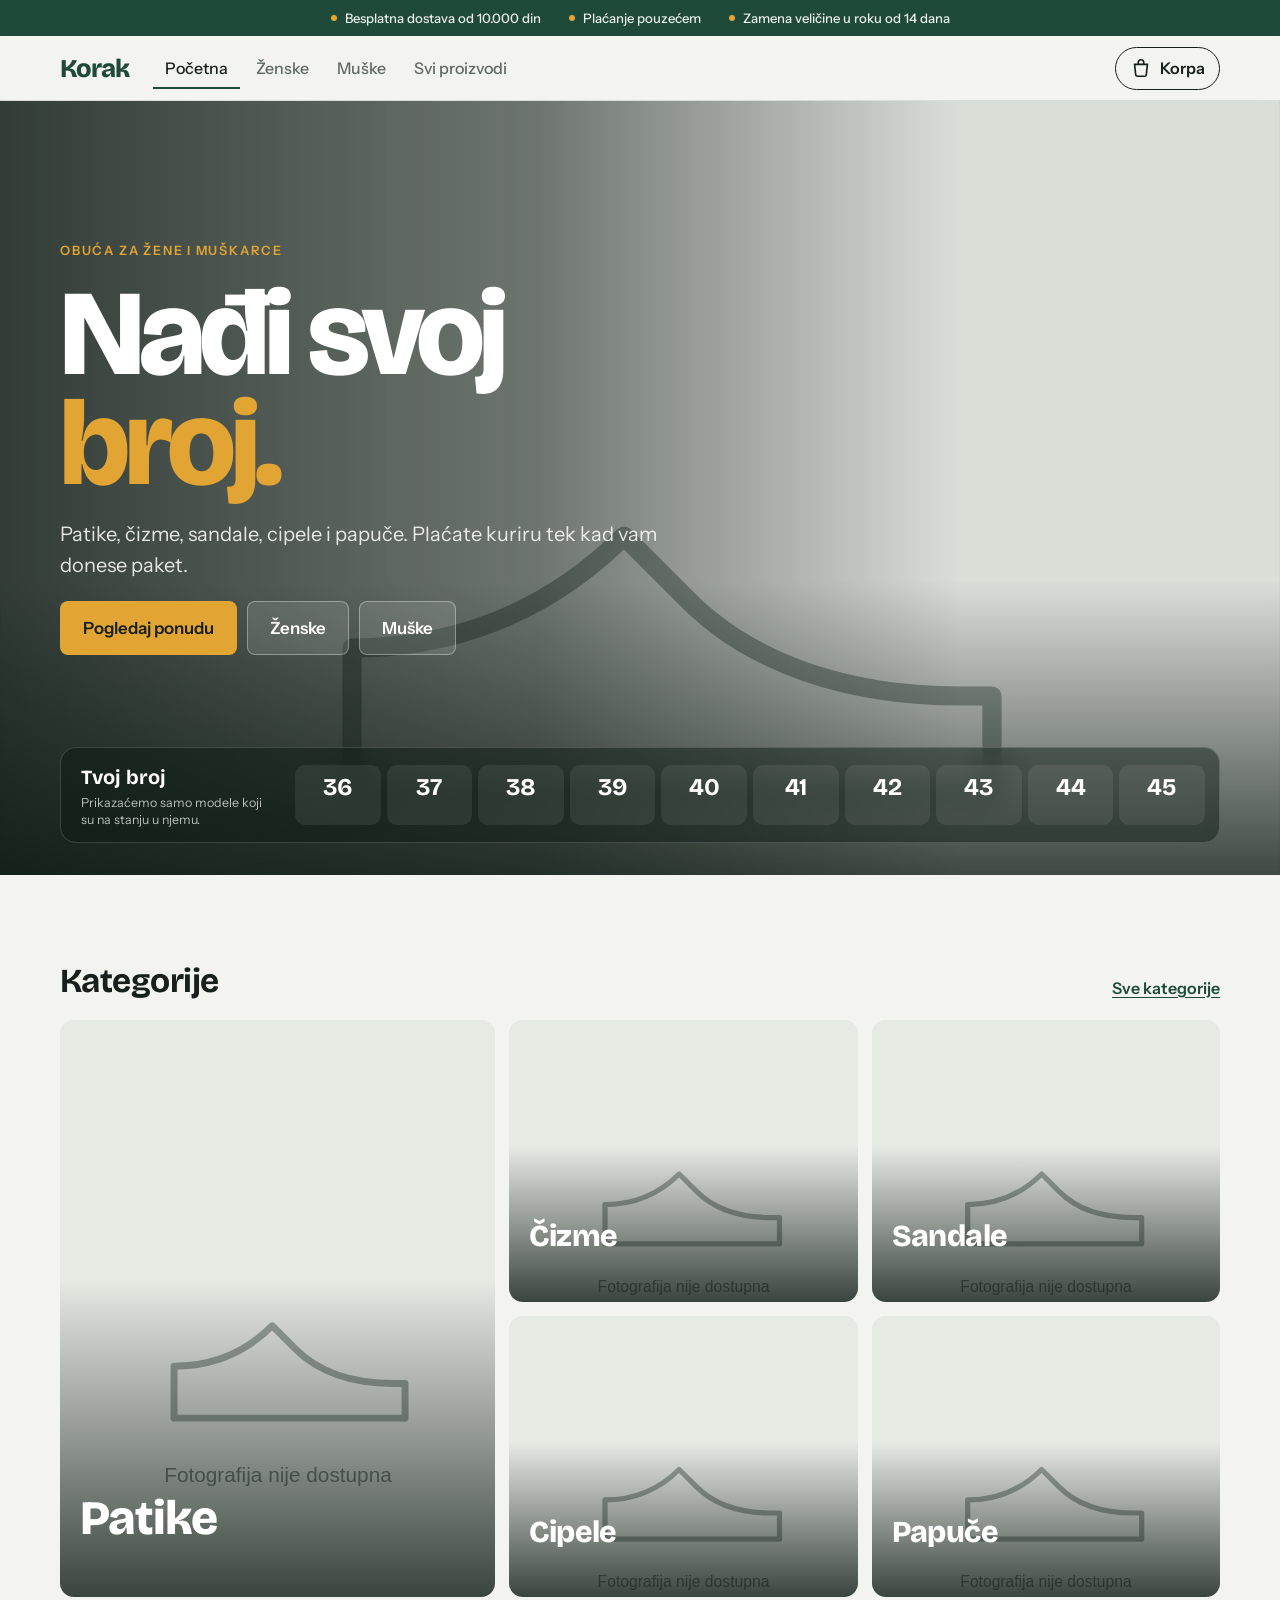
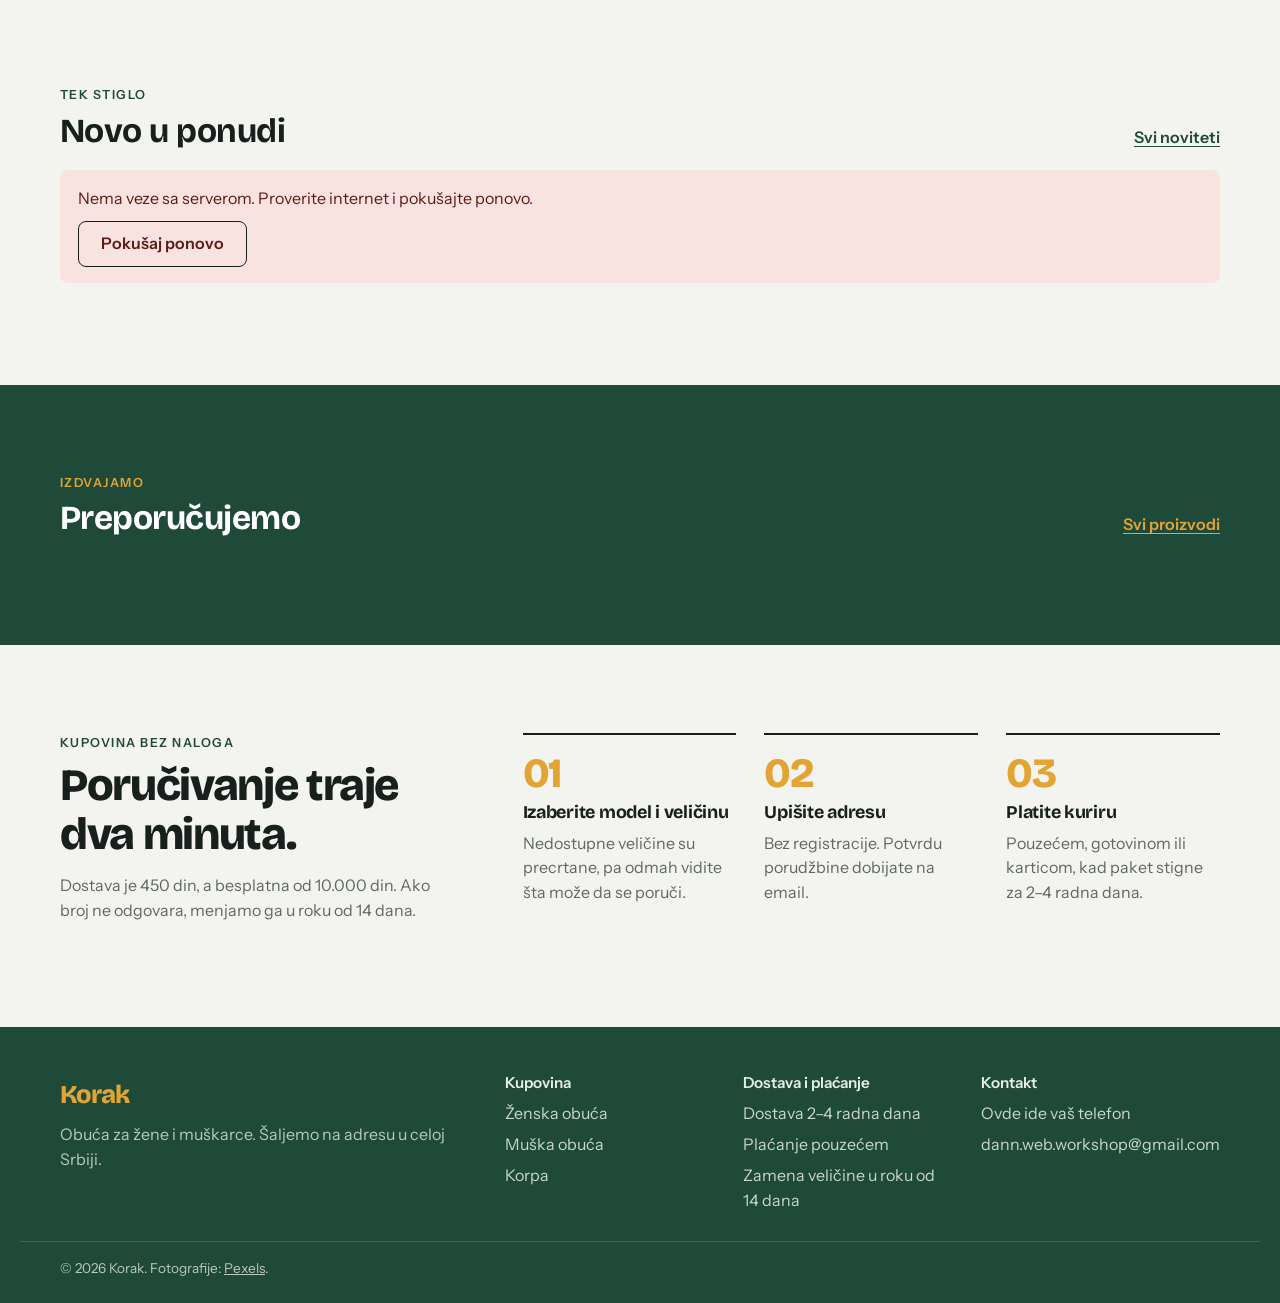
<file: index.html>
<!doctype html>
<html lang="sr-Latn">
<head>
  <meta charset="utf-8">
  <meta name="viewport" content="width=device-width, initial-scale=1, viewport-fit=cover">
  <title>Korak – obuća za žene i muškarce</title>
  <meta name="description" content="Patike, čizme, sandale, cipele i papuče. Dostava za 2–4 radna dana, plaćanje pouzećem.">
  <meta name="theme-color" content="#1f4a3a">
  <link rel="icon" href="data:image/svg+xml,%3Csvg xmlns='http://www.w3.org/2000/svg' viewBox='0 0 32 32'%3E%3Crect width='32' height='32' rx='7' fill='%231f4a3a'/%3E%3Ctext x='16' y='23' text-anchor='middle' font-family='Arial' font-weight='700' font-size='19' fill='%23e2a534'%3EK%3C/text%3E%3C/svg%3E">
  <link rel="preconnect" href="https://fonts.googleapis.com">
  <link rel="preconnect" href="https://fonts.gstatic.com" crossorigin>
  <link rel="preconnect" href="https://images.pexels.com">
  <link rel="preconnect" href="https://script.google.com">
  <link rel="stylesheet" href="https://fonts.googleapis.com/css2?family=Bricolage+Grotesque:opsz,wght@12..96,600;12..96,700;12..96,800&family=Instrument+Sans:wght@400;500;600&display=swap">
  <link rel="stylesheet" href="assets/css/shop.css">
</head>
<body>
  <a class="skip" href="#main">Preskoči na sadržaj</a>

  <div class="ribbon" aria-label="Uslovi kupovine">
    <span id="ribbon-shipping">Besplatna dostava od 10.000 din</span>
    <span>Plaćanje pouzećem</span>
    <span>Zamena veličine u roku od 14 dana</span>
  </div>

  <header class="site-header">
    <div class="header-inner">
      <a class="logo" href="#/" aria-label="Korak, početna">Korak</a>
      <nav class="main-nav" aria-label="Glavna navigacija">
        <a href="#/" data-nav="home">Početna</a>
        <a href="#/proizvodi?pol=%C5%BDenske" data-nav="Ženske">Ženske</a>
        <a href="#/proizvodi?pol=Mu%C5%A1ke" data-nav="Muške">Muške</a>
        <a href="#/proizvodi" data-nav="all">Svi proizvodi</a>
      </nav>
      <a class="cart-link" id="cart-link" href="#/korpa" aria-label="Korpa">
        <svg width="22" height="22" viewBox="0 0 24 24" fill="none" stroke="currentColor" stroke-width="1.8" aria-hidden="true"><path d="M5 8h14l-1.2 11.2a2 2 0 0 1-2 1.8H8.2a2 2 0 0 1-2-1.8z"/><path d="M9 8V6a3 3 0 0 1 6 0v2"/></svg>
        <span class="cart-text">Korpa</span>
        <span class="cart-count" id="cart-count" hidden>0</span>
      </a>
    </div>
  </header>

  <main id="main" class="main" tabindex="-1"></main>

  <footer class="site-footer">
    <div class="footer-inner">
      <div class="footer-brand">
        <p class="logo logo-footer">Korak</p>
        <p class="muted">Obuća za žene i muškarce. Šaljemo na adresu u celoj Srbiji.</p>
      </div>
      <div>
        <h2 class="footer-h">Kupovina</h2>
        <ul class="footer-list">
          <li><a href="#/proizvodi?pol=%C5%BDenske">Ženska obuća</a></li>
          <li><a href="#/proizvodi?pol=Mu%C5%A1ke">Muška obuća</a></li>
          <li><a href="#/korpa">Korpa</a></li>
        </ul>
      </div>
      <div>
        <h2 class="footer-h">Dostava i plaćanje</h2>
        <ul class="footer-list">
          <li>Dostava 2–4 radna dana</li>
          <li>Plaćanje pouzećem</li>
          <li>Zamena veličine u roku od 14 dana</li>
        </ul>
      </div>
      <div>
        <h2 class="footer-h">Kontakt</h2>
        <ul class="footer-list">
          <li><a id="footer-phone" href="#"></a></li>
          <li><a id="footer-email" href="#"></a></li>
        </ul>
      </div>
    </div>
    <p class="footer-legal">© <span id="year"></span> Korak. Fotografije: <a href="https://www.pexels.com" rel="noopener" target="_blank">Pexels</a>.</p>
  </footer>

  <script src="assets/js/config.js"></script>
  <script>
    (function () {
      var c = window.KORAK_CONFIG;
      var p = document.getElementById('footer-phone'), e = document.getElementById('footer-email');
      p.textContent = c.PHONE; p.href = 'tel:' + c.PHONE.replace(/\s/g, '');
      e.textContent = c.EMAIL; e.href = 'mailto:' + c.EMAIL;
    })();
  </script>
  <!-- Demo podaci: koriste se SAMO dok je API_URL u config.js prazan -->
  <script src="assets/js/demo-data.js"></script>
  <script src="assets/js/api.js"></script>
  <script src="assets/js/util.js"></script>
  <script src="assets/js/catalog.js"></script>
  <script src="assets/js/cart.js"></script>
  <script src="assets/js/views.js"></script>
  <script src="assets/js/app.js"></script>
</body>
</html>
</file>
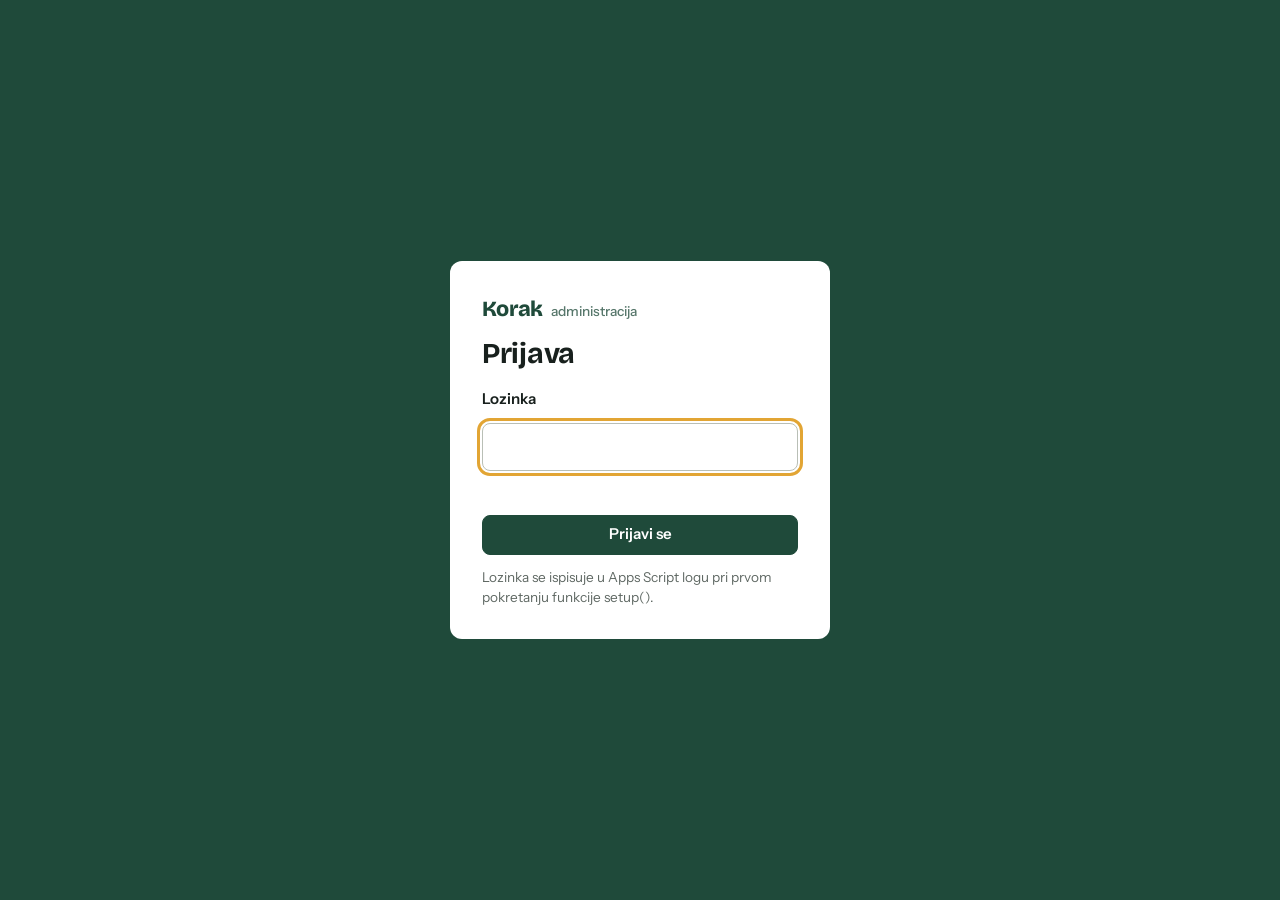
<file: admin/index.html>
<!doctype html>
<html lang="sr-Latn">
<head>
  <meta charset="utf-8">
  <meta name="viewport" content="width=device-width, initial-scale=1, viewport-fit=cover">
  <meta name="robots" content="noindex, nofollow">
  <title>Korak – administracija</title>
  <meta name="theme-color" content="#1f4a3a">
  <link rel="icon" href="data:image/svg+xml,%3Csvg xmlns='http://www.w3.org/2000/svg' viewBox='0 0 32 32'%3E%3Crect width='32' height='32' rx='7' fill='%2318201d'/%3E%3Ctext x='16' y='23' text-anchor='middle' font-family='Arial' font-weight='700' font-size='19' fill='%23e2a534'%3EK%3C/text%3E%3C/svg%3E">
  <link rel="preconnect" href="https://fonts.googleapis.com">
  <link rel="preconnect" href="https://fonts.gstatic.com" crossorigin>
  <link rel="stylesheet" href="https://fonts.googleapis.com/css2?family=Bricolage+Grotesque:opsz,wght@12..96,700;12..96,800&family=Instrument+Sans:wght@400;500;600&display=swap">
  <link rel="stylesheet" href="admin.css">
</head>
<body>
  <!-- Prijava -->
  <main id="login-screen" class="login" hidden>
    <form id="login-form" class="login-card" novalidate>
      <p class="brand">Korak <span>administracija</span></p>
      <h1>Prijava</h1>
      <label for="password">Lozinka</label>
      <input id="password" type="password" autocomplete="current-password" required>
      <p id="login-msg" class="msg" role="alert"></p>
      <button class="btn btn-primary btn-block" type="submit" id="login-btn">Prijavi se</button>
      <p class="muted small">Lozinka se ispisuje u Apps Script logu pri prvom pokretanju funkcije setup().</p>
    </form>
  </main>

  <!-- Panel -->
  <div id="app" hidden>
    <header class="topbar">
      <div class="topbar-inner">
        <p class="brand">Korak <span>administracija</span></p>
        <nav class="tabs" role="tablist" aria-label="Sekcije">
          <button role="tab" data-tab="orders" id="tab-orders">Porudžbine <span class="tab-n" id="n-orders"></span></button>
          <button role="tab" data-tab="products" id="tab-products">Proizvodi</button>
          <button role="tab" data-tab="stock" id="tab-stock">Stanje <span class="tab-n tab-n-warn" id="n-stock"></span></button>
        </nav>
        <div class="topbar-actions">
          <a class="btn btn-ghost" href="../" target="_blank" rel="noopener">Prodavnica</a>
          <button class="btn btn-ghost" id="reload-btn" title="Ponovo učitaj sve podatke sa servera">Osveži</button>
          <button class="btn btn-ghost" id="logout-btn">Odjavi se</button>
        </div>
      </div>
    </header>
    <main class="wrap" id="panel" tabindex="-1"></main>
  </div>

  <dialog id="dlg" aria-labelledby="dlg-title"></dialog>
  <div id="toast" class="toast" role="status" aria-live="polite"></div>

  <script src="../assets/js/config.js"></script>
  <script src="../assets/js/api.js"></script>
  <script src="admin.js"></script>
</body>
</html>
</file>
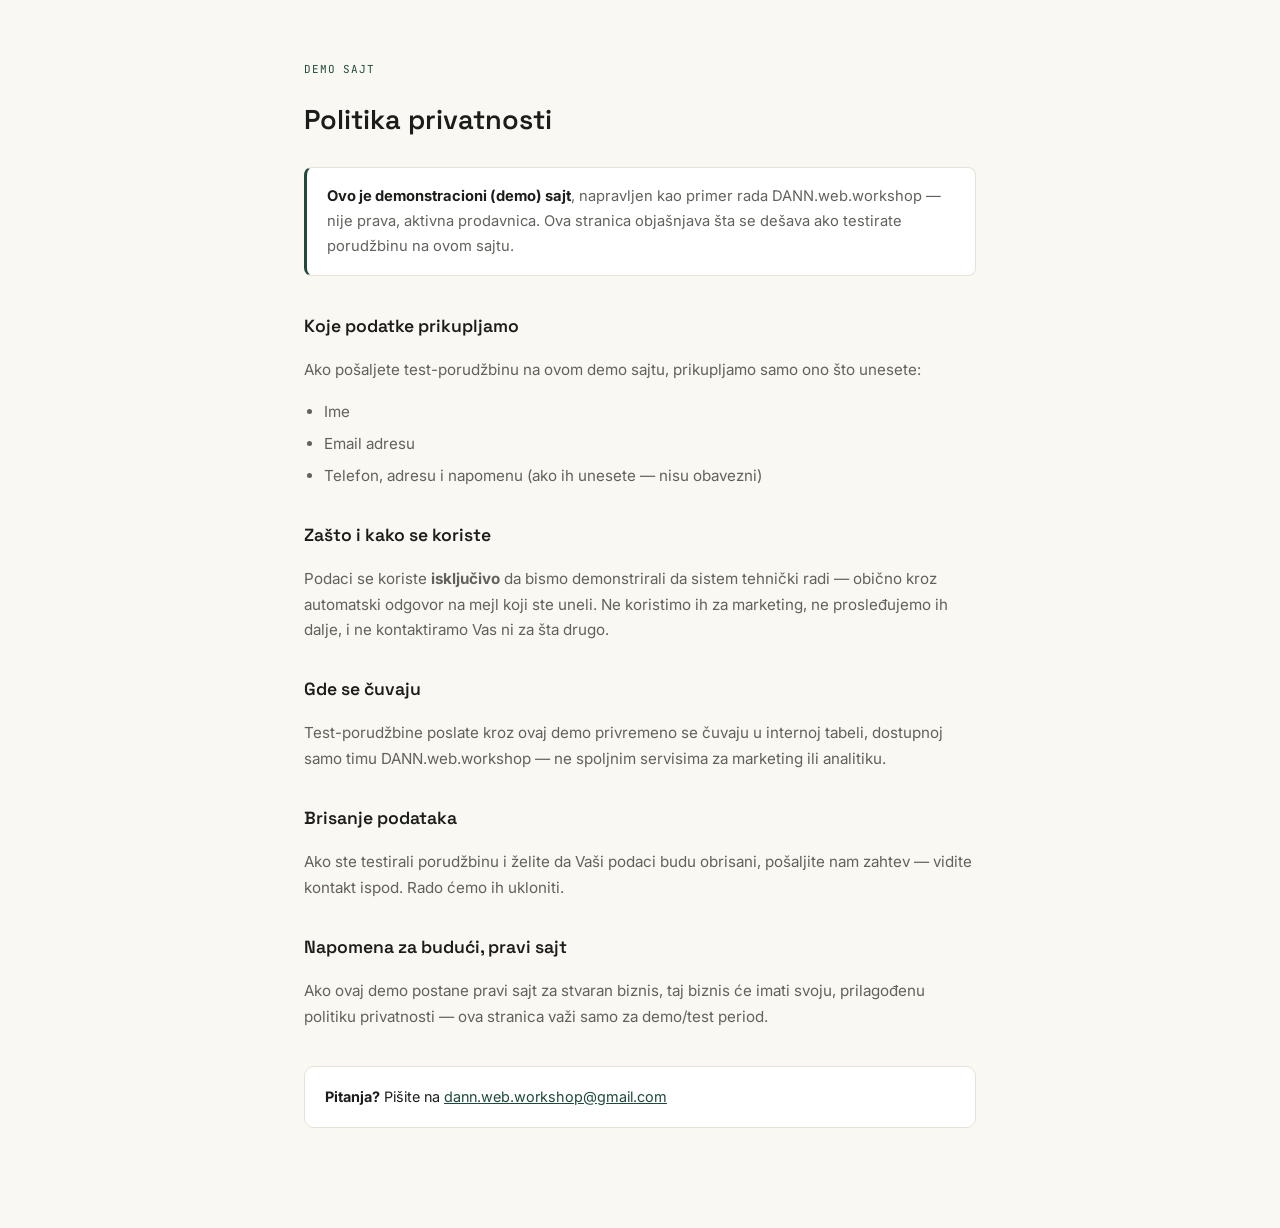
<file: demo-privatnost.html>
<!DOCTYPE html>
<html lang="sr">
<head>
<meta charset="UTF-8">
<meta name="viewport" content="width=device-width, initial-scale=1.0">
<meta name="color-scheme" content="light only">
<meta name="robots" content="noindex, nofollow">
<title>Politika privatnosti — demo sajt</title>
<link rel="preconnect" href="https://fonts.googleapis.com">
<link href="https://fonts.googleapis.com/css2?family=Space+Grotesk:wght@500;600;700&family=Inter:wght@400;500;600&family=JetBrains+Mono:wght@400;500;600&display=swap" rel="stylesheet">
<style>
  :root { --bg:#FAF8F3; --card:#FFFFFF; --ink:#1C1C1A; --ink-soft:#63615C; --line:#E6E2D8; --accent:#1f4a3a; }
  * { box-sizing: border-box; }
  body { margin:0; background:var(--bg); color:var(--ink); font-family:'Inter',sans-serif; line-height:1.7; }
  .page { max-width: 720px; margin: 0 auto; padding: 60px 24px 100px; }
  h1, h2 { font-family: 'Space Grotesk', sans-serif; font-weight: 600; }
  h1 { font-size: 1.7rem; margin-bottom: 8px; }
  .oznaka { font-family:'JetBrains Mono',monospace; font-size:11px; letter-spacing:.08em; text-transform:uppercase; color:var(--accent); margin-bottom: 14px; }
  .napomena-demo { background: var(--card); border: 1px solid var(--line); border-left: 3px solid var(--accent); border-radius: 8px; padding: 16px 20px; margin: 24px 0 36px; font-size: .92rem; color: var(--ink-soft); }
  .napomena-demo strong { color: var(--ink); }
  h2 { font-size: 1.1rem; margin: 32px 0 10px; }
  p, li { font-size: .95rem; color: var(--ink-soft); }
  ul { padding-left: 20px; }
  li { margin-bottom: 6px; }
  a { color: var(--accent); }
  .kontakt-box { background: var(--card); border: 1px solid var(--line); border-radius: 10px; padding: 18px 20px; margin-top: 36px; font-size: .9rem; }
</style>
</head>
<body>
<div class="page">

  <div class="oznaka">Demo sajt</div>
  <h1>Politika privatnosti</h1>

  <div class="napomena-demo">
    <strong>Ovo je demonstracioni (demo) sajt</strong>, napravljen kao primer rada DANN.web.workshop — nije prava, aktivna prodavnica. Ova stranica objašnjava šta se dešava ako testirate porudžbinu na ovom sajtu.
  </div>

  <h2>Koje podatke prikupljamo</h2>
  <p>Ako pošaljete test-porudžbinu na ovom demo sajtu, prikupljamo samo ono što unesete:</p>
  <ul>
    <li>Ime</li>
    <li>Email adresu</li>
    <li>Telefon, adresu i napomenu (ako ih unesete — nisu obavezni)</li>
  </ul>

  <h2>Zašto i kako se koriste</h2>
  <p>Podaci se koriste <strong>isključivo</strong> da bismo demonstrirali da sistem tehnički radi — obično kroz automatski odgovor na mejl koji ste uneli. Ne koristimo ih za marketing, ne prosleđujemo ih dalje, i ne kontaktiramo Vas ni za šta drugo.</p>

  <h2>Gde se čuvaju</h2>
  <p>Test-porudžbine poslate kroz ovaj demo privremeno se čuvaju u internoj tabeli, dostupnoj samo timu DANN.web.workshop — ne spoljnim servisima za marketing ili analitiku.</p>

  <h2>Brisanje podataka</h2>
  <p>Ako ste testirali porudžbinu i želite da Vaši podaci budu obrisani, pošaljite nam zahtev — vidite kontakt ispod. Rado ćemo ih ukloniti.</p>

  <h2>Napomena za budući, pravi sajt</h2>
  <p>Ako ovaj demo postane pravi sajt za stvaran biznis, taj biznis će imati svoju, prilagođenu politiku privatnosti — ova stranica važi samo za demo/test period.</p>

  <div class="kontakt-box">
    <strong>Pitanja?</strong> Pišite na <a href="mailto:dann.web.workshop@gmail.com">dann.web.workshop@gmail.com</a>
  </div>

</div>
</body>
</html>
</file>
<file: assets/css/shop.css>
/* ==========================================================================
   KORAK – prodavnica obuće
   Paleta: šumsko zelena (kutija za cipele) + šafran (etiketa sa cenom/veličinom)
   ========================================================================== */

:root {
  --bg: #f3f4f0;
  --surface: #ffffff;
  --ink: #18201d;
  --muted: #5f6863;
  --line: #d9ddd5;
  --line-strong: #b9bfb6;
  --forest: #1f4a3a;
  --forest-dark: #163629;
  --saffron: #e2a534;
  --saffron-soft: #f7ebcf;
  --saffron-ink: #7a5300;
  --danger: #a8342c;
  --danger-soft: #f8e3e0;
  --ok: #2f6b45;
  --media: #e5e8e1;

  --display: 'Bricolage Grotesque', 'Arial Narrow', Arial, sans-serif;
  --body: 'Instrument Sans', system-ui, -apple-system, 'Segoe UI', Roboto, Arial, sans-serif;

  --wrap: 1240px;
  --gutter: clamp(16px, 4vw, 40px);
  --r-sm: 4px;
  --r: 8px;
  --header-h: 64px;
}

*, *::before, *::after { box-sizing: border-box; }
html { -webkit-text-size-adjust: 100%; scroll-padding-top: calc(var(--header-h) + 12px); }
body {
  margin: 0;
  overflow-x: clip;
  background: var(--bg);
  color: var(--ink);
  font: 400 16px/1.55 var(--body);
  -webkit-font-smoothing: antialiased;
}
body.no-scroll { overflow: hidden; }
img { max-width: 100%; display: block; }
a { color: inherit; }
button, input, select, textarea { font: inherit; color: inherit; }
h1, h2, h3 { font-family: var(--display); line-height: 1.1; margin: 0; letter-spacing: -0.015em; }
p { margin: 0; }
[hidden] { display: none !important; }

:focus-visible { outline: 3px solid var(--saffron); outline-offset: 2px; border-radius: 2px; }

.skip {
  position: absolute; left: 12px; top: -60px; z-index: 100;
  background: var(--ink); color: #fff; padding: 10px 14px; border-radius: var(--r);
}
.skip:focus { top: 12px; }

.muted { color: var(--muted); }
.small { font-size: 0.875rem; }
.center { text-align: center; }

/* ---------- Header ---------- */

.site-header {
  position: sticky; top: 0; z-index: 40;
  background: rgba(243, 244, 240, 0.92);
  backdrop-filter: saturate(1.4) blur(10px);
  -webkit-backdrop-filter: saturate(1.4) blur(10px);
  border-bottom: 1px solid var(--line);
  padding-top: env(safe-area-inset-top, 0px);
}
.header-inner {
  max-width: var(--wrap); margin: 0 auto; padding: 0 var(--gutter);
  height: var(--header-h);
  display: flex; align-items: center; gap: 24px;
}
.logo {
  font-family: var(--display); font-weight: 800; font-size: 1.6rem; letter-spacing: -0.04em;
  text-decoration: none; color: var(--forest);
}
.main-nav { display: flex; gap: 4px; margin-right: auto; }
.main-nav a {
  text-decoration: none; padding: 8px 12px; border-radius: var(--r);
  color: var(--muted); font-weight: 500;
}
.main-nav a:hover { color: var(--ink); }
.main-nav a.is-active { color: var(--ink); box-shadow: inset 0 -2px 0 var(--forest); border-radius: 0; }

.cart-link {
  display: inline-flex; align-items: center; gap: 8px; text-decoration: none;
  padding: 8px 14px; border: 1.5px solid var(--ink); border-radius: 999px; font-weight: 600;
}
.cart-link:hover { background: var(--ink); color: #fff; }
.cart-count {
  min-width: 22px; height: 22px; padding: 0 6px; border-radius: 999px;
  background: var(--saffron); color: var(--ink);
  display: inline-grid; place-items: center; font-size: 0.8rem; font-weight: 700;
}

@media (max-width: 760px) {
  :root { --header-h: 104px; }
  .header-inner { flex-wrap: wrap; height: auto; padding-top: 10px; gap: 0; }
  .logo { margin-right: auto; }
  .cart-text { display: none; }
  .cart-link { padding: 8px 12px; }
  .main-nav {
    order: 3; width: 100%; margin: 6px calc(var(--gutter) * -1) 0; padding: 0 var(--gutter) 2px;
    overflow-x: auto; scrollbar-width: none;
  }
  .main-nav::-webkit-scrollbar { display: none; }
  .main-nav a { white-space: nowrap; padding: 10px 8px; font-size: 0.95rem; }
}

/* ---------- Layout ---------- */

.main { max-width: var(--wrap); margin: 0 auto; padding: 0 var(--gutter) 64px; min-height: 70vh; outline: none; }
.page-head { padding: clamp(24px, 4vw, 44px) 0 20px; display: flex; align-items: baseline; gap: 16px; flex-wrap: wrap; }
.page-head h1 { font-size: clamp(2rem, 5vw, 3rem); font-weight: 800; }
.page-head h1:focus { outline: none; }
.section { padding-top: clamp(48px, 7vw, 88px); }
.section-head { display: flex; align-items: baseline; justify-content: space-between; gap: 16px; margin-bottom: 20px; }
.section-head h2 { font-size: clamp(1.5rem, 3vw, 2.1rem); font-weight: 700; }
.link-more { color: var(--forest); font-weight: 600; text-underline-offset: 3px; white-space: nowrap; }

/* ---------- Buttons ---------- */

.btn {
  display: inline-flex; align-items: center; justify-content: center; gap: 8px;
  min-height: 46px; padding: 0 22px; border-radius: var(--r);
  font-weight: 600; text-decoration: none; cursor: pointer;
  border: 1.5px solid transparent; transition: background-color .15s, color .15s, border-color .15s;
}
.btn-primary { background: var(--forest); color: #fff; }
.btn-primary:hover { background: var(--forest-dark); }
.btn-primary:disabled, .btn.is-disabled { background: var(--line-strong); color: #fff; cursor: not-allowed; pointer-events: none; }
.btn-secondary { background: transparent; border-color: var(--ink); }
.btn-secondary:hover { background: var(--ink); color: #fff; }
.btn-link { background: none; color: var(--forest); padding: 0 8px; text-decoration: underline; text-underline-offset: 3px; }
.btn-block { width: 100%; }
.btn-lg { min-height: 54px; font-size: 1.05rem; }
.btn-inline {
  background: none; border: 0; padding: 4px 0; cursor: pointer;
  color: var(--forest); font-weight: 600; text-decoration: underline; text-underline-offset: 3px; font-size: 0.9rem;
}
.icon-btn { background: none; border: 0; font-size: 1.25rem; width: 44px; height: 44px; cursor: pointer; border-radius: var(--r); }
.btn[aria-busy="true"] { position: relative; }
.btn[aria-busy="true"]::after {
  content: ''; width: 16px; height: 16px; border-radius: 50%;
  border: 2px solid rgba(255,255,255,.5); border-top-color: #fff; animation: spin .7s linear infinite;
}
@keyframes spin { to { transform: rotate(360deg); } }

/* ---------- Pune širine sekcije ---------- */

/* Sekcija koja izlazi iz centralne kolone do ivica ekrana */
.bleed { margin-left: calc(50% - 50vw); margin-right: calc(50% - 50vw); }
.eyebrow {
  font-size: 0.78rem; font-weight: 600; letter-spacing: 0.12em; text-transform: uppercase;
  color: var(--forest); margin-bottom: 8px;
}
.section-head { align-items: flex-end; }

.btn-accent { background: var(--saffron); color: var(--ink); }
.btn-accent:hover { background: #f0b847; }
.btn-glass {
  background: rgba(255, 255, 255, 0.12); color: #fff; border-color: rgba(255, 255, 255, 0.35);
  backdrop-filter: blur(8px); -webkit-backdrop-filter: blur(8px);
}
.btn-glass:hover { background: #fff; color: var(--ink); border-color: #fff; }

/* Otkrivanje pri skrolovanju */
.reveal { opacity: 0; transform: translateY(28px); transition: opacity .7s ease, transform .7s cubic-bezier(.2, .7, .2, 1); }
.reveal.is-in { opacity: 1; transform: none; }

/* ---------- Traka iznad zaglavlja ---------- */

.ribbon {
  background: var(--forest); color: #e9efe9; font-size: 0.82rem; font-weight: 500;
  display: flex; justify-content: center; gap: 28px; padding: 8px var(--gutter);
}
.ribbon span { display: inline-flex; align-items: center; gap: 8px; white-space: nowrap; }
.ribbon span::before { content: ''; width: 6px; height: 6px; border-radius: 50%; background: var(--saffron); }
@media (max-width: 760px) {
  .ribbon { gap: 16px; font-size: 0.76rem; }
  .ribbon span:nth-child(3) { display: none; }
}
@media (max-width: 420px) { .ribbon span:nth-child(2) { display: none; } }

/* ---------- Hero ---------- */

.hero {
  position: relative; isolation: isolate; overflow: hidden; color: #fff;
  min-height: clamp(560px, 86vh, 820px);
  display: flex; background: #1b2a23;
}
.hero-bg { position: absolute; inset: 0; z-index: -2; }
.hero-bg img { width: 100%; height: 100%; object-fit: cover; object-position: 60% 50%; animation: heroZoom 18s ease-out both; }
@keyframes heroZoom { from { transform: scale(1.08); } to { transform: scale(1); } }
.hero::before {
  content: ''; position: absolute; inset: 0; z-index: -1;
  background:
    linear-gradient(90deg, rgba(10, 22, 16, .82) 0%, rgba(10, 22, 16, .55) 42%, rgba(10, 22, 16, .05) 75%),
    linear-gradient(0deg, rgba(10, 22, 16, .75) 0%, rgba(10, 22, 16, 0) 38%);
}
.hero-inner {
  width: 100%; max-width: var(--wrap); margin: 0 auto; padding: clamp(40px, 7vw, 88px) var(--gutter) clamp(20px, 3vw, 32px);
  display: flex; flex-direction: column; justify-content: space-between; gap: 40px;
}
.hero-copy { max-width: 620px; display: grid; gap: 20px; align-content: center; flex: 1; }
.hero-kicker {
  font-size: 0.8rem; font-weight: 600; letter-spacing: 0.14em; text-transform: uppercase; color: var(--saffron);
  animation: rise .8s .1s both;
}
.hero-title {
  font-size: clamp(3.2rem, 9.5vw, 7.6rem); font-weight: 800; letter-spacing: -0.045em; line-height: 0.9;
  animation: rise .9s .2s both;
}
.hero-title em { font-style: normal; color: var(--saffron); }
.hero-lead { font-size: clamp(1.05rem, 1.6vw, 1.25rem); color: rgba(255, 255, 255, .86); max-width: 30em; animation: rise .9s .32s both; }
.hero-actions { display: flex; flex-wrap: wrap; gap: 10px; animation: rise .9s .44s both; }
@keyframes rise { from { opacity: 0; transform: translateY(18px); } to { opacity: 1; transform: none; } }

/* Traka veličina – potpis sajta, staklena traka preko fotografije */
.sizebar {
  display: grid; grid-template-columns: 200px minmax(0, 1fr); gap: 20px; align-items: center;
  padding: 14px; border-radius: 16px;
  background: rgba(12, 24, 18, 0.45); border: 1px solid rgba(255, 255, 255, 0.16);
  backdrop-filter: blur(14px) saturate(1.3); -webkit-backdrop-filter: blur(14px) saturate(1.3);
  animation: rise .9s .55s both;
}
.sizebar-label { display: grid; gap: 2px; padding-left: 6px; }
.sizebar-label strong { font-family: var(--display); font-size: 1.25rem; }
.sizebar-label span { font-size: 0.78rem; color: rgba(255, 255, 255, .7); line-height: 1.35; }
.size-strip-row { display: grid; grid-template-columns: repeat(10, minmax(0, 1fr)); gap: 6px; }
.size-tab {
  display: flex; flex-direction: column; align-items: center; gap: 2px; padding: 10px 2px 8px;
  border-radius: 10px; text-decoration: none; color: #fff;
  background: rgba(255, 255, 255, 0.08);
  transition: background-color .2s, color .2s, transform .2s;
}
.size-num { font-family: var(--display); font-weight: 700; font-size: clamp(1.15rem, 2vw, 1.5rem); line-height: 1; }
.size-count { font-size: 0.68rem; color: rgba(255, 255, 255, .6); }
.size-tab:hover, .size-tab:focus-visible { background: var(--saffron); color: var(--ink); transform: translateY(-3px); }
.size-tab:hover .size-count, .size-tab:focus-visible .size-count { color: rgba(24, 32, 29, .7); }

@media (max-width: 900px) {
  .sizebar { grid-template-columns: 1fr; gap: 10px; }
  .sizebar-label { grid-auto-flow: column; justify-content: start; align-items: baseline; gap: 10px; }
}
@media (max-width: 640px) {
  .hero { min-height: auto; }
  .hero::before {
    background: linear-gradient(0deg, rgba(10, 22, 16, .92) 0%, rgba(10, 22, 16, .6) 55%, rgba(10, 22, 16, .25) 100%);
  }
  .hero-inner { padding-top: 120px; }
  .hero-copy { gap: 14px; }
  .hero-actions { display: grid; grid-template-columns: 1fr 1fr; gap: 8px; }
  .hero-actions .btn-accent { grid-column: 1 / -1; }
  .hero-actions .btn-lg { min-height: 48px; padding: 0 18px; font-size: 1rem; }
  .sizebar { padding: 12px; margin: 0 calc(var(--gutter) * -0.5); }
  .sizebar-label span { display: none; }
  .size-strip-row { grid-template-columns: repeat(5, minmax(0, 1fr)); }
}

/* ---------- Kategorije (mozaik) ---------- */

.bento {
  display: grid; gap: 14px;
  grid-template-columns: 1.25fr 1fr 1fr; grid-template-rows: repeat(2, clamp(200px, 22vw, 290px));
}
.bento-tile {
  position: relative; overflow: hidden; border-radius: 14px; background: var(--media);
  color: #fff; text-decoration: none; isolation: isolate;
}
.bento-tile.is-big { grid-row: 1 / span 2; }
.bento-tile img { width: 100%; height: 100%; object-fit: cover; transition: transform .8s cubic-bezier(.2, .7, .2, 1); }
.bento-tile::after {
  content: ''; position: absolute; inset: 0; z-index: 0;
  background: linear-gradient(180deg, rgba(10, 22, 16, 0) 45%, rgba(10, 22, 16, .78));
}
.bento-text { position: absolute; left: 20px; bottom: 18px; z-index: 1; display: grid; gap: 2px; }
.bento-name { font-family: var(--display); font-weight: 800; font-size: clamp(1.4rem, 2.4vw, 1.9rem); letter-spacing: -0.02em; }
.is-big .bento-name { font-size: clamp(2rem, 4vw, 3rem); }
.bento-count { font-size: 0.88rem; color: rgba(255, 255, 255, .8); }
.bento-arrow {
  position: absolute; right: 18px; bottom: 18px; z-index: 1;
  width: 44px; height: 44px; border-radius: 50%; display: grid; place-items: center;
  background: var(--saffron); color: var(--ink); font-size: 1.2rem; font-weight: 700;
  transform: translateX(-8px); opacity: 0; transition: transform .35s, opacity .35s;
}
.bento-tile:hover img, .bento-tile:focus-visible img { transform: scale(1.06); }
.bento-tile:hover .bento-arrow, .bento-tile:focus-visible .bento-arrow { transform: none; opacity: 1; }

@media (max-width: 760px) {
  .bento { grid-template-columns: 1fr 1fr; grid-template-rows: 220px; grid-auto-rows: 170px; gap: 10px; }
  .bento-tile.is-big { grid-column: 1 / -1; grid-row: 1; }
  .bento-text { left: 14px; bottom: 12px; }
  .bento-arrow { display: none; }
}

/* ---------- Kartice proizvoda ---------- */

.grid { display: grid; gap: clamp(22px, 3vw, 36px) clamp(12px, 2vw, 22px); }
.grid-4 { grid-template-columns: repeat(4, minmax(0, 1fr)); }
.grid-3 { grid-template-columns: repeat(3, minmax(0, 1fr)); }
@media (max-width: 1024px) { .grid-4 { grid-template-columns: repeat(3, minmax(0, 1fr)); } }
@media (max-width: 760px) { .grid-4, .grid-3 { grid-template-columns: repeat(2, minmax(0, 1fr)); } }

.card { min-width: 0; }
.card-link { display: flex; flex-direction: column; gap: 12px; text-decoration: none; height: 100%; }
.card-media { position: relative; aspect-ratio: 4 / 5; border-radius: 12px; overflow: hidden; background: var(--media); }
.card-media img { width: 100%; height: 100%; object-fit: cover; transition: transform .7s cubic-bezier(.2, .7, .2, 1); }
.card-link:hover .card-media img { transform: scale(1.05); }
.card-flag {
  position: absolute; left: 10px; top: 10px; padding: 5px 10px; border-radius: 999px;
  font-size: 0.74rem; font-weight: 700; letter-spacing: 0.02em;
}
.flag-new { background: var(--saffron); color: var(--ink); }
.flag-low { background: #fff; color: var(--saffron-ink); }
.flag-out { background: var(--ink); color: #fff; }
.card.is-soldout .card-media img { opacity: .55; filter: grayscale(.6); }

/* Dostupne veličine – izlaze na hover (samo uređaji sa mišem) */
.card-sizes {
  position: absolute; left: 8px; right: 8px; bottom: 8px; padding: 8px 10px; border-radius: 10px;
  background: rgba(255, 255, 255, .92); backdrop-filter: blur(6px); -webkit-backdrop-filter: blur(6px);
  display: flex; flex-wrap: wrap; align-items: center; gap: 4px 8px; font-size: 0.8rem;
  transform: translateY(calc(100% + 12px)); transition: transform .35s cubic-bezier(.2, .7, .2, 1);
}
.card-sizes span { color: var(--muted); margin-right: 2px; }
.card-sizes b { font-weight: 700; }
@media (hover: hover) { .card-link:hover .card-sizes, .card-link:focus-visible .card-sizes { transform: none; } }
@media (hover: none) { .card-sizes { display: none; } }

.card-body { display: grid; gap: 4px; }
.card-row { display: flex; align-items: baseline; justify-content: space-between; gap: 10px; }
.card-title { font-size: 1.08rem; font-weight: 700; }
.card-link:hover .card-title { text-decoration: underline; text-underline-offset: 3px; text-decoration-thickness: 1.5px; }
.card-price { font-weight: 700; white-space: nowrap; }
.card-meta { display: flex; align-items: center; gap: 6px; font-size: 0.85rem; color: var(--muted); min-width: 0; }
.card-meta .dot { width: 3px; height: 3px; border-radius: 50%; background: currentColor; opacity: .6; }
.card-cat { overflow: hidden; text-overflow: ellipsis; white-space: nowrap; }
.card-stock { font-size: 0.8rem; font-weight: 500; }
.card-stock.is-low { color: var(--saffron-ink); }
.card-stock.is-out { color: var(--danger); }
@media (max-width: 560px) {
  .card-row { flex-direction: column; gap: 2px; }
  .card-title { font-size: 1rem; }
  .card-meta .dot, .card-cat { display: none; }
}

.swatch {
  width: 12px; height: 12px; border-radius: 50%; background: var(--c); flex: none;
  box-shadow: inset 0 0 0 1px rgba(0,0,0,.18); display: inline-block;
}

.is-skeleton .card-media, .detail.is-skeleton .detail-media { animation: pulse 1.4s ease-in-out infinite; }
.sk { display: block; height: 12px; border-radius: 4px; background: var(--media); margin-top: 8px; animation: pulse 1.4s ease-in-out infinite; }
.sk-s { width: 30%; } .sk-m { width: 45%; } .sk-l { width: 75%; height: 16px; }
@keyframes pulse { 50% { opacity: .55; } }

/* ---------- Tamna traka "Preporučujemo" ---------- */

.band { background: var(--forest); color: #fff; margin-top: clamp(56px, 8vw, 104px); }
.band-inner { max-width: var(--wrap); margin: 0 auto; padding: clamp(48px, 7vw, 88px) var(--gutter); }
.band .section-head h2 { color: #fff; }
.band .eyebrow, .band .link-more { color: var(--saffron); }
.band .card-media { background: rgba(255, 255, 255, .08); }
.band .card-meta, .band .card-stock.is-low { color: rgba(255, 255, 255, .72); }
.band .card-stock.is-out { color: #f2a59d; }
.band .sk { background: rgba(255, 255, 255, .12); }
.band .notice { color: var(--ink); }

/* ---------- Kako se poručuje ---------- */

.howto { display: grid; grid-template-columns: minmax(0, 4fr) minmax(0, 7fr); gap: clamp(28px, 5vw, 72px); align-items: start; }
.howto-intro h2 { font-size: clamp(1.9rem, 3.6vw, 2.8rem); font-weight: 800; letter-spacing: -0.03em; margin-bottom: 14px; }
.steps { list-style: none; margin: 0; padding: 0; display: grid; grid-template-columns: repeat(3, 1fr); gap: 28px; }
.steps li { border-top: 2px solid var(--ink); padding-top: 18px; display: grid; gap: 8px; align-content: start; }
.step-n { font-family: var(--display); font-weight: 800; font-size: 2.6rem; line-height: 1; color: var(--saffron); letter-spacing: -0.03em; }
.steps h3 { font-size: 1.12rem; }
.steps p { color: var(--muted); }
@media (max-width: 900px) {
  .howto { grid-template-columns: 1fr; }
  .steps { grid-template-columns: 1fr; gap: 22px; }
  .steps li { grid-template-columns: 64px 1fr; column-gap: 12px; }
  .step-n { grid-row: 1 / span 2; font-size: 2.2rem; }
}

/* Oznaka demo režima (samo kada API_URL nije upisan) */
.demo-pill {
  position: fixed; left: 14px; bottom: calc(14px + env(safe-area-inset-bottom, 0px)); z-index: 80;
  background: var(--saffron); color: var(--ink); font-size: 0.8rem; font-weight: 600;
  padding: 7px 12px; border-radius: 999px; box-shadow: 0 6px 18px rgba(0, 0, 0, .18);
}

/* ---------- Proizvodi i filteri ---------- */

.shop-layout { display: grid; grid-template-columns: 250px minmax(0, 1fr); gap: 36px; align-items: start; }
.filters { position: sticky; top: calc(var(--header-h) + 16px); max-height: calc(100vh - var(--header-h) - 32px); overflow-y: auto; padding-right: 6px; }
.filters-top, .filters-bottom, .filters-backdrop, .filters-open { display: none; }
.filters fieldset { border: 0; margin: 0 0 22px; padding: 0 0 20px; border-bottom: 1px solid var(--line); }
.filters legend { font-family: var(--display); font-weight: 700; font-size: 1.05rem; margin-bottom: 10px; padding: 0; }
.hint { font-size: 0.8rem; color: var(--muted); margin: -4px 0 10px; }

.seg { display: grid; grid-template-columns: repeat(3, 1fr); border: 1.5px solid var(--ink); border-radius: var(--r); overflow: hidden; }
.seg input { position: absolute; opacity: 0; pointer-events: none; }
.seg label { text-align: center; padding: 9px 4px; cursor: pointer; font-weight: 500; font-size: 0.92rem; }
.seg label:not(:first-of-type) { border-left: 1.5px solid var(--ink); }
.seg input:checked + label { background: var(--ink); color: #fff; }
.seg input:focus-visible + label { outline: 3px solid var(--saffron); outline-offset: -3px; }

.opt { display: flex; align-items: center; gap: 10px; padding: 7px 0; cursor: pointer; }
.opt input { width: 18px; height: 18px; accent-color: var(--forest); margin: 0; flex: none; }
.opt-n { margin-left: auto; font-size: 0.8rem; color: var(--muted); }
.opt.is-empty { color: var(--line-strong); }

.size-grid { display: grid; grid-template-columns: repeat(5, 1fr); gap: 6px; }
.size-grid input { position: absolute; opacity: 0; pointer-events: none; }
.size-grid label {
  display: grid; place-items: center; height: 42px; border: 1.5px solid var(--line-strong); border-radius: var(--r-sm);
  cursor: pointer; font-weight: 600; background: var(--surface);
}
.size-grid label:hover { border-color: var(--ink); }
.size-grid label.is-empty { color: var(--line-strong); border-style: dashed; }
.size-grid input:checked + label { background: var(--forest); border-color: var(--forest); color: #fff; }
.size-grid input:focus-visible + label { outline: 3px solid var(--saffron); outline-offset: 2px; }

.toolbar { display: flex; align-items: center; gap: 12px; flex-wrap: wrap; margin-bottom: 20px; min-height: 46px; }
.chips { display: flex; flex-wrap: wrap; gap: 6px; flex: 1; }
.chip {
  border: 1px solid var(--line-strong); background: var(--surface); border-radius: 999px;
  padding: 6px 12px; font-size: 0.85rem; cursor: pointer;
}
.chip:hover { border-color: var(--ink); }
.sort { display: flex; align-items: center; gap: 8px; font-size: 0.9rem; margin-left: auto; }
.sort select {
  min-height: 42px; padding: 0 34px 0 12px; border: 1.5px solid var(--line-strong); border-radius: var(--r);
  background: var(--surface) url("data:image/svg+xml,%3Csvg xmlns='http://www.w3.org/2000/svg' width='12' height='8'%3E%3Cpath d='M1 1l5 5 5-5' fill='none' stroke='%2318201d' stroke-width='1.6'/%3E%3C/svg%3E") no-repeat right 12px center;
  appearance: none; -webkit-appearance: none; cursor: pointer;
}

@media (max-width: 900px) {
  .shop-layout { grid-template-columns: 1fr; }
  .filters-open { display: inline-flex; }
  .filters {
    position: fixed; inset: 0 auto 0 0; z-index: 60; width: min(88vw, 380px); max-height: none;
    background: var(--bg); padding: 0 20px; transform: translateX(-102%); transition: transform .25s ease;
    display: flex; flex-direction: column; overflow: hidden;
  }
  .filters.is-open { transform: none; box-shadow: 0 0 0 100vmax rgba(16, 26, 21, .45); }
  .filters-top { display: flex; align-items: center; justify-content: space-between; padding: calc(12px + env(safe-area-inset-top, 0px)) 0 12px; border-bottom: 1px solid var(--line); }
  .filters-top h2 { font-size: 1.3rem; }
  #filters-body { overflow-y: auto; flex: 1; padding-top: 18px; }
  .filters-bottom { display: block; padding: 12px 0 calc(12px + env(safe-area-inset-bottom, 0px)); border-top: 1px solid var(--line); }
  .filters.is-open + .filters-backdrop { display: block; position: fixed; inset: 0; z-index: 55; }
  .sort span { display: none; }
  .toolbar .chips { order: 3; flex-basis: 100%; }
  .toolbar .chips:empty { display: none; }
}

.empty { text-align: center; padding: 64px 16px; max-width: 520px; margin: 0 auto; display: grid; gap: 14px; justify-items: center; grid-column: 1 / -1; }
.empty h1, .empty h2 { font-size: 1.6rem; }
.empty p { color: var(--muted); }

.notice { padding: 16px 18px; border-radius: var(--r); background: var(--saffron-soft); display: grid; gap: 10px; justify-items: start; }
.notice-error { background: var(--danger-soft); color: #5e1b16; }
.notice ul { margin: 0; padding-left: 20px; }
.notice a { font-weight: 600; }
.grid > .notice { grid-column: 1 / -1; }

/* ---------- Detalj proizvoda ---------- */

.crumbs { display: flex; gap: 8px; padding: 20px 0; font-size: 0.9rem; color: var(--muted); }
.crumbs a { color: var(--muted); }
.detail { display: grid; grid-template-columns: minmax(0, 11fr) minmax(0, 9fr); gap: clamp(24px, 5vw, 64px); align-items: start; }
.detail-media { margin: 0; border-radius: var(--r); overflow: hidden; background: var(--media); aspect-ratio: 4 / 5; position: sticky; top: calc(var(--header-h) + 16px); }
.detail-media img { width: 100%; height: 100%; object-fit: cover; }
.detail-info { display: grid; gap: 18px; }
.detail-cat { color: var(--muted); }
.detail-title { font-size: clamp(2.2rem, 5vw, 3.4rem); font-weight: 800; letter-spacing: -0.03em; margin-top: -10px; }
.detail-title:focus { outline: none; }
.detail-price { font-family: var(--display); font-size: 1.6rem; font-weight: 700; }
.size-picker { border-top: 1px solid var(--line); padding-top: 18px; }
.size-picker-head { display: flex; justify-content: space-between; align-items: baseline; margin-bottom: 10px; }
.size-picker-head h2 { font-size: 1.1rem; }
.size-row { display: flex; flex-wrap: wrap; gap: 8px; }
.size-btn {
  min-width: 56px; height: 52px; padding: 0 10px; border: 1.5px solid var(--ink); border-radius: var(--r);
  background: var(--surface); cursor: pointer; font-family: var(--display); font-weight: 700; font-size: 1.15rem;
}
.size-btn:hover:not(:disabled) { background: var(--saffron-soft); }
.size-btn[aria-pressed="true"] { background: var(--forest); border-color: var(--forest); color: #fff; }
.size-btn:disabled { color: var(--line-strong); border-color: var(--line); border-style: dashed; text-decoration: line-through; cursor: not-allowed; background: transparent; }
.shake { animation: shake .35s; }
@keyframes shake { 25% { transform: translateX(-6px); } 75% { transform: translateX(6px); } }
.demo-notice { background: var(--saffron-soft); color: var(--saffron-ink); padding: 14px 18px; border-radius: 8px; font-size: 14px; margin-bottom: 24px; line-height: 1.5; }
.field-msg { font-size: 0.88rem; min-height: 1.3em; margin-top: 8px; color: var(--muted); }
.field-msg.is-error { color: var(--danger); font-weight: 500; }
.field-msg.is-ok { color: var(--ok); font-weight: 500; }
.field-msg.is-note { color: var(--saffron-ink); }
.detail-desc { font-size: 1.02rem; max-width: 38em; }
.specs { display: grid; grid-template-columns: 1fr 1fr; gap: 12px 24px; margin: 0; padding: 18px 0; border-top: 1px solid var(--line); border-bottom: 1px solid var(--line); }
.specs dt { font-size: 0.8rem; color: var(--muted); }
.specs dd { margin: 2px 0 0; display: flex; align-items: center; gap: 6px; font-weight: 500; }
@media (max-width: 900px) {
  .detail { grid-template-columns: 1fr; }
  .detail-media { position: static; aspect-ratio: 1 / 1; }
}

/* ---------- Korpa ---------- */

.cart-layout, .checkout-layout { display: grid; grid-template-columns: minmax(0, 1fr) 360px; gap: 40px; align-items: start; }
.cart-lines { list-style: none; margin: 0; padding: 0; border-top: 1px solid var(--line); }
.cart-line {
  display: grid; grid-template-columns: 96px minmax(0, 1fr) auto auto; gap: 18px; align-items: start;
  padding: 18px 0; border-bottom: 1px solid var(--line);
}
.cart-line.has-problem { background: linear-gradient(90deg, var(--danger-soft), transparent 70%); }
.cart-img { display: block; border-radius: var(--r-sm); overflow: hidden; background: var(--media); aspect-ratio: 4 / 5; }
.cart-img img { width: 100%; height: 100%; object-fit: cover; }
.cart-info { display: grid; gap: 3px; }
.cart-name { font-family: var(--display); font-weight: 700; font-size: 1.1rem; text-decoration: none; }
.cart-name:hover { text-decoration: underline; }
.cart-qty { display: grid; justify-items: center; gap: 6px; }
.cart-sub { font-weight: 600; min-width: 96px; text-align: right; }
.stepper { display: inline-flex; align-items: center; border: 1.5px solid var(--line-strong); border-radius: var(--r); background: var(--surface); }
.stepper button { width: 40px; height: 40px; border: 0; background: none; cursor: pointer; font-size: 1.2rem; }
.stepper button:disabled { color: var(--line-strong); cursor: not-allowed; }
.stepper span { min-width: 28px; text-align: center; font-weight: 600; }

.summary {
  background: var(--surface); border: 1px solid var(--line); border-radius: var(--r); padding: 22px;
  position: sticky; top: calc(var(--header-h) + 16px); display: grid; gap: 14px;
}
.summary h2 { font-size: 1.3rem; }
.totals { margin: 0; display: grid; gap: 8px; }
.totals div { display: flex; justify-content: space-between; gap: 12px; }
.totals dt { color: var(--muted); }
.totals dd { margin: 0; font-weight: 500; }
.totals-sum { border-top: 1px solid var(--line); padding-top: 10px; margin-top: 4px; }
.totals-sum dt { color: var(--ink); font-weight: 600; }
.totals-sum dd { font-family: var(--display); font-size: 1.35rem; font-weight: 700; }

@media (max-width: 900px) {
  .cart-layout, .checkout-layout { grid-template-columns: 1fr; gap: 24px; }
  .summary { position: static; }
}
@media (max-width: 560px) {
  .cart-line { grid-template-columns: 80px minmax(0, 1fr); gap: 12px; }
  .cart-qty { grid-column: 2; justify-items: start; grid-auto-flow: column; align-items: center; gap: 16px; }
  .cart-sub { grid-column: 2; text-align: left; }
}

/* ---------- Checkout ---------- */

.checkout-main { display: grid; gap: 18px; }
.step-title { font-size: 1.4rem; margin-bottom: 18px; }
.step-title:focus { outline: none; }
.field-grid { display: grid; grid-template-columns: 1fr 1fr; gap: 4px 16px; }
.field { grid-column: 1 / -1; display: grid; gap: 6px; }
.field-half { grid-column: auto; }
.field label { font-weight: 600; font-size: 0.95rem; }
.field input, .field textarea {
  width: 100%; min-height: 50px; padding: 12px 14px; border: 1.5px solid var(--line-strong); border-radius: var(--r);
  background: var(--surface); font-size: 16px;
}
.field input:focus, .field textarea:focus { border-color: var(--forest); outline: 3px solid rgba(31, 74, 58, .18); outline-offset: 0; }
.field [aria-invalid="true"] { border-color: var(--danger); }
.field .field-msg { margin-top: 0; }
.pay-note { background: var(--saffron-soft); border-radius: var(--r); padding: 16px 18px; margin: 10px 0 22px; }
.pay-note h3 { font-size: 1.05rem; margin-bottom: 4px; }
@media (max-width: 560px) { .field-half { grid-column: 1 / -1; } }

#review { display: grid; gap: 18px; }
.review-block { background: var(--surface); border: 1px solid var(--line); border-radius: var(--r); padding: 20px; display: grid; gap: 10px; justify-items: start; }
.review-block h3 { font-size: 1.1rem; }
.review-block .totals, .review-lines { width: 100%; }
.review-lines { list-style: none; margin: 0; padding: 0; display: grid; gap: 8px; }
.review-lines li { display: flex; justify-content: space-between; gap: 16px; }

.mini-lines { list-style: none; margin: 0; padding: 0; display: grid; gap: 12px; }
.mini-lines li { display: grid; grid-template-columns: 56px minmax(0, 1fr) auto; gap: 12px; align-items: start; font-size: 0.95rem; }
.mini-lines img { width: 56px; aspect-ratio: 4 / 5; object-fit: cover; border-radius: var(--r-sm); background: var(--media); }
.mini-lines li.has-problem { color: var(--danger); }

/* ---------- Potvrda ---------- */

.confirm { max-width: 620px; margin: 0 auto; padding: 56px 0; display: grid; gap: 18px; justify-items: start; }
.confirm-kicker { color: var(--ok); font-weight: 600; font-size: 1.05rem; }
.confirm-number { font-size: clamp(3rem, 12vw, 5.6rem); font-weight: 800; letter-spacing: -0.04em; color: var(--forest); line-height: 1; }
.confirm-number:focus { outline: none; }
.confirm-lead { font-size: 1.1rem; }
.confirm .review-block { width: 100%; }

/* ---------- Toast ---------- */

.toast {
  position: fixed; left: 50%; bottom: calc(20px + env(safe-area-inset-bottom, 0px)); z-index: 90;
  transform: translate(-50%, 20px); opacity: 0; pointer-events: none;
  background: var(--ink); color: #fff; border-radius: var(--r); padding: 14px 18px;
  display: flex; gap: 16px; align-items: center; width: max-content; max-width: calc(100vw - 32px);
  transition: opacity .2s, transform .2s;
}
.toast.is-visible { opacity: 1; transform: translate(-50%, 0); pointer-events: auto; }
.toast a { color: var(--saffron); font-weight: 600; white-space: nowrap; }

/* ---------- Footer ---------- */

.site-footer { background: var(--forest); color: #e7eee9; margin-top: 40px; padding-bottom: env(safe-area-inset-bottom, 0px); }
.footer-inner {
  max-width: var(--wrap); margin: 0 auto; padding: 48px var(--gutter) 28px;
  display: grid; grid-template-columns: 2fr 1fr 1fr 1fr; gap: 32px;
}
.logo-footer { color: var(--saffron); margin-bottom: 8px; }
.site-footer .muted { color: #b9c9c0; max-width: 28em; }
.footer-h { font-family: var(--body); font-size: 0.95rem; font-weight: 600; margin-bottom: 10px; letter-spacing: 0; }
.footer-list { list-style: none; margin: 0; padding: 0; display: grid; gap: 6px; color: #c9d6cf; }
.footer-list a { text-decoration: none; }
.footer-list a:hover { text-decoration: underline; color: #fff; }
.footer-legal { max-width: var(--wrap); margin: 0 auto; padding: 16px var(--gutter) 24px; border-top: 1px solid rgba(255,255,255,.14); font-size: 0.85rem; color: #b9c9c0; }
@media (max-width: 760px) { .footer-inner { grid-template-columns: 1fr 1fr; } .footer-brand { grid-column: 1 / -1; } }

@media (prefers-reduced-motion: reduce) {
  .reveal { opacity: 1; transform: none; }
  *, *::before, *::after { animation: none !important; transition: none !important; scroll-behavior: auto !important; }
}
</file>
<file: admin/admin.css>
:root {
  --bg: #f3f4f0;
  --surface: #ffffff;
  --ink: #18201d;
  --muted: #5f6863;
  --line: #d9ddd5;
  --line-strong: #b9bfb6;
  --forest: #1f4a3a;
  --forest-dark: #163629;
  --saffron: #e2a534;
  --saffron-soft: #f7ebcf;
  --danger: #a8342c;
  --danger-soft: #f8e3e0;
  --ok: #2f6b45;
  --display: 'Bricolage Grotesque', 'Arial Narrow', Arial, sans-serif;
  --body: 'Instrument Sans', system-ui, -apple-system, 'Segoe UI', Roboto, Arial, sans-serif;
  --r: 8px;
}
* , *::before, *::after { box-sizing: border-box; }
body { margin: 0; background: var(--bg); color: var(--ink); font: 400 15px/1.5 var(--body); -webkit-font-smoothing: antialiased; }
h1, h2, h3 { font-family: var(--display); margin: 0; line-height: 1.15; letter-spacing: -0.01em; }
p { margin: 0; }
a { color: var(--forest); }
button, input, select, textarea { font: inherit; color: inherit; }
[hidden] { display: none !important; }
:focus-visible { outline: 3px solid var(--saffron); outline-offset: 2px; }
.muted { color: var(--muted); }
.small { font-size: 0.85rem; }
.strong { font-weight: 600; }
.num { text-align: right; font-variant-numeric: tabular-nums; }
.text-danger { color: var(--danger); font-weight: 600; }

.btn {
  display: inline-flex; align-items: center; justify-content: center; gap: 6px;
  min-height: 40px; padding: 0 16px; border-radius: var(--r); cursor: pointer; font-weight: 600; text-decoration: none;
  border: 1.5px solid var(--line-strong); background: var(--surface);
}
.btn:hover { border-color: var(--ink); }
.btn:disabled { opacity: .55; cursor: wait; }
.btn-primary { background: var(--forest); border-color: var(--forest); color: #fff; }
.btn-primary:hover { background: var(--forest-dark); border-color: var(--forest-dark); }
.btn-ghost { background: transparent; border-color: rgba(255,255,255,.3); color: #fff; }
.btn-ghost:hover { border-color: #fff; }
.btn-sm { min-height: 34px; padding: 0 12px; font-size: 0.88rem; }
.btn-danger-ghost { color: var(--danger); }
.btn-danger-ghost:hover { border-color: var(--danger); background: var(--danger-soft); }
.btn-block { width: 100%; }

/* ---------- Prijava ---------- */
.login { min-height: 100vh; display: grid; place-items: center; padding: 20px; background: var(--forest); }
.login-card { width: min(100%, 380px); background: var(--surface); border-radius: 12px; padding: 32px; display: grid; gap: 12px; }
.login-card .brand { color: var(--forest); }
.login-card h1 { font-size: 1.8rem; margin-bottom: 6px; }
.login-card label { font-weight: 600; }
.login-card input { min-height: 48px; padding: 0 14px; border: 1.5px solid var(--line-strong); border-radius: var(--r); font-size: 16px; }
.msg { color: var(--danger); min-height: 1.4em; font-size: 0.9rem; font-weight: 500; }
.brand { font-family: var(--display); font-weight: 800; font-size: 1.35rem; letter-spacing: -0.03em; color: var(--saffron); }
.brand span { font-family: var(--body); font-weight: 500; font-size: 0.85rem; letter-spacing: 0; opacity: .75; margin-left: 4px; }

/* ---------- Gornja traka ---------- */
.topbar { background: var(--ink); color: #fff; position: sticky; top: 0; z-index: 20; }
.topbar-inner { max-width: 1280px; margin: 0 auto; padding: 0 20px; display: flex; align-items: center; gap: 24px; min-height: 60px; flex-wrap: wrap; }
.tabs { display: flex; gap: 2px; margin-right: auto; }
.tabs button {
  background: none; border: 0; color: #c9d1cc; padding: 19px 14px 17px; cursor: pointer; font-weight: 600;
  border-bottom: 3px solid transparent;
}
.tabs button:hover { color: #fff; }
.tabs button.is-active { color: #fff; border-bottom-color: var(--saffron); }
.tab-n { display: inline-block; font-size: 0.72rem; background: var(--saffron); color: var(--ink); border-radius: 999px; padding: 1px 7px; margin-left: 4px; vertical-align: 1px; }
.tab-n:empty { display: none; }
.tab-n-warn { background: #e98f86; }
.topbar-actions { display: flex; gap: 8px; }
@media (max-width: 820px) {
  .topbar-inner { gap: 0 12px; padding-top: 8px; }
  .brand { margin-right: auto; }
  .tabs { order: 3; width: 100%; margin: 0 -6px; overflow-x: auto; }
  .tabs button { padding: 12px 10px; white-space: nowrap; }
  .topbar-actions .btn { min-height: 34px; padding: 0 10px; font-size: 0.85rem; }
  .topbar-actions a { display: none; }
}

/* ---------- Sadržaj ---------- */
.wrap { max-width: 1280px; margin: 0 auto; padding: 24px 20px 64px; outline: none; }
.head { display: flex; align-items: baseline; gap: 14px; margin-bottom: 18px; flex-wrap: wrap; }
.head h1 { font-size: 1.9rem; font-weight: 800; }
.head-action { margin-left: auto; }
.loading { padding: 40px 0; color: var(--muted); }
.toolbar { display: flex; flex-wrap: wrap; gap: 10px; align-items: center; margin-bottom: 16px; }
.search, .toolbar select {
  min-height: 40px; padding: 0 12px; border: 1.5px solid var(--line-strong); border-radius: var(--r); background: var(--surface);
}
.search { min-width: 240px; flex: 1; max-width: 360px; }
.check { display: inline-flex; align-items: center; gap: 8px; cursor: pointer; }
.check input { width: 18px; height: 18px; accent-color: var(--forest); }
.help { max-width: 70em; margin: -4px 0 16px; }
.seg-chips { display: flex; flex-wrap: wrap; gap: 6px; }
.fchip { border: 1.5px solid var(--line-strong); background: var(--surface); border-radius: 999px; padding: 6px 12px; cursor: pointer; font-weight: 500; }
.fchip span { color: var(--muted); font-size: 0.82rem; margin-left: 2px; }
.fchip.is-on { background: var(--ink); color: #fff; border-color: var(--ink); }
.fchip.is-on span { color: #c9d1cc; }

.empty { padding: 48px 20px; text-align: center; color: var(--muted); background: var(--surface); border-radius: var(--r); border: 1px dashed var(--line-strong); }
.notice { padding: 16px; border-radius: var(--r); display: grid; gap: 10px; justify-items: start; }
.notice-error { background: var(--danger-soft); color: #5e1b16; }

/* Tabela od div-ova – na telefonu postaje kartica */
.table { background: var(--surface); border: 1px solid var(--line); border-radius: var(--r); overflow: hidden; }
.tr { display: grid; gap: 14px; align-items: center; padding: 12px 16px; border-bottom: 1px solid var(--line); width: 100%; text-align: left; }
.tr:last-child { border-bottom: 0; }
.th { font-size: 0.8rem; color: var(--muted); font-weight: 600; background: #f8f9f6; padding-top: 10px; padding-bottom: 10px; }
.row-btn { background: none; border: 0; border-bottom: 1px solid var(--line); cursor: pointer; font: inherit; color: inherit; }
.row-btn:hover { background: #f8f9f6; }
.orders-table .tr { grid-template-columns: 110px 150px minmax(0, 1.5fr) 80px 120px 120px; }
.products-table .tr { grid-template-columns: 56px minmax(0, 2fr) minmax(0, 1fr) 110px 90px 100px 190px; }
.thumb { width: 48px; height: 58px; object-fit: cover; border-radius: 4px; background: #e5e8e1; display: block; }
.img-missing { min-height: 58px; }
.actions { display: flex; gap: 6px; justify-content: flex-end; }

.badge { display: inline-block; padding: 3px 9px; border-radius: 999px; font-size: 0.8rem; font-weight: 600; white-space: nowrap; }
.b-new { background: var(--saffron); color: var(--ink); }
.b-acc { background: #dce7f5; color: #1f3d6b; }
.b-proc { background: #ece5f5; color: #4a2f6b; }
.b-sent { background: #d8ece6; color: #1d5244; }
.b-done { background: #e3ebe4; color: var(--ok); }
.b-cancel { background: var(--danger-soft); color: var(--danger); }

@media (max-width: 900px) {
  .th { display: none; }
  .orders-table .tr { grid-template-columns: 1fr auto; gap: 4px 12px; }
  .orders-table .tr > span:nth-child(2) { grid-column: 1; grid-row: 2; font-size: 0.85rem; }
  .orders-table .tr > span:nth-child(3) { grid-column: 1; grid-row: 3; }
  .orders-table .tr > span:nth-child(4) { display: none; }
  .orders-table .tr > span:nth-child(5) { grid-column: 2; grid-row: 1; }
  .orders-table .tr > span:nth-child(6) { grid-column: 2; grid-row: 2 / span 2; align-self: start; text-align: right; }
  .products-table .tr { grid-template-columns: 56px minmax(0, 1fr) auto; gap: 4px 12px; }
  .products-table .tr > span:nth-child(1) { grid-row: 1 / span 3; }
  .products-table .tr > span:nth-child(3) { display: none; }
  .products-table .tr > span:nth-child(4) { grid-column: 3; grid-row: 1; }
  .products-table .tr > span:nth-child(5) { grid-column: 2; grid-row: 2; text-align: left; }
  .products-table .tr > span:nth-child(6) { grid-column: 3; grid-row: 2; text-align: right; }
  .products-table .tr > span:nth-child(7) { grid-column: 2 / span 2; grid-row: 3; justify-content: flex-start; }
  .search { max-width: none; min-width: 0; width: 100%; }
  .head-action { margin-left: 0; }
}

/* ---------- Stanje ---------- */
.stock-list { display: grid; gap: 10px; }
.stock-row {
  background: var(--surface); border: 1px solid var(--line); border-radius: var(--r); padding: 14px 16px;
  display: grid; grid-template-columns: 260px minmax(0, 1fr); gap: 16px; align-items: start;
}
.stock-row.is-saving { box-shadow: inset 3px 0 0 var(--saffron); }
.stock-prod { display: flex; gap: 12px; align-items: flex-start; }
.sizes { display: flex; flex-wrap: wrap; gap: 8px; }
.size-cell { border: 1.5px solid var(--line); border-radius: var(--r); padding: 6px; display: grid; gap: 4px; justify-items: center; }
.size-cell.is-out { border-color: #e7b3ad; background: var(--danger-soft); }
.size-cell.is-pending { border-color: var(--saffron); background: var(--saffron-soft); }
.size-label { font-family: var(--display); font-weight: 700; font-size: 1.05rem; }
.qty { display: flex; align-items: center; gap: 2px; }
.qty button {
  width: 32px; height: 34px; border: 1px solid var(--line-strong); background: var(--surface); border-radius: 6px; cursor: pointer; font-size: 1.1rem;
}
.qty button:disabled { opacity: .4; cursor: not-allowed; }
.qty input {
  width: 52px; height: 34px; text-align: center; border: 1px solid var(--line-strong); border-radius: 6px; font-weight: 600;
  -moz-appearance: textfield;
}
.qty input::-webkit-inner-spin-button, .qty input::-webkit-outer-spin-button { -webkit-appearance: none; margin: 0; }
.add-size { border-style: dashed; }
.add-size select { height: 34px; border: 1px solid var(--line-strong); border-radius: 6px; background: var(--surface); padding: 0 4px; }
.add-size button { width: auto; padding: 0 10px; font-size: 0.88rem; font-weight: 600; }
@media (max-width: 760px) { .stock-row { grid-template-columns: 1fr; } }

/* ---------- Dijalog ---------- */
dialog {
  border: 0; border-radius: 12px; padding: 0; width: min(720px, calc(100vw - 24px)); max-height: calc(100vh - 32px);
  color: var(--ink); background: var(--surface);
}
dialog::backdrop { background: rgba(16, 26, 21, .5); }
.dlg-body { padding: 24px; display: grid; gap: 18px; }
.dlg-head { display: flex; align-items: center; gap: 12px; flex-wrap: wrap; }
.dlg-head h2 { font-size: 1.5rem; }
.dlg-body h3 { font-size: 1rem; margin-bottom: 6px; }
.dlg-cols { display: grid; grid-template-columns: 1fr 1fr; gap: 16px; }
.note { background: var(--saffron-soft); border-radius: var(--r); padding: 12px 14px; }
.items { width: 100%; border-collapse: collapse; }
.items th { text-align: left; font-size: 0.8rem; color: var(--muted); font-weight: 600; padding: 6px 0; border-bottom: 1px solid var(--line); }
.items th.num { text-align: right; }
.items td { padding: 8px 0; border-bottom: 1px solid var(--line); vertical-align: top; }
.items tfoot td { border-bottom: 0; padding: 6px 0 0; }
.items .sum td { font-weight: 700; font-size: 1.05rem; }
.status-box { border-top: 1px solid var(--line); padding-top: 16px; display: grid; gap: 8px; }
.status-row { display: flex; gap: 10px; flex-wrap: wrap; }
.status-row select { min-height: 40px; padding: 0 12px; border: 1.5px solid var(--line-strong); border-radius: var(--r); min-width: 200px; background: var(--surface); }
.dlg-foot { display: flex; justify-content: flex-end; gap: 10px; padding-top: 4px; }
.form-grid { display: grid; grid-template-columns: 1fr 1fr; gap: 14px 16px; }
.f { display: grid; gap: 6px; font-weight: 600; font-size: 0.9rem; }
.f-wide { grid-column: 1 / -1; }
.f input, .f select, .f textarea {
  min-height: 42px; padding: 8px 12px; border: 1.5px solid var(--line-strong); border-radius: var(--r);
  background: var(--surface); font-weight: 400; font-size: 15px;
}
.f textarea { resize: vertical; }
.img-preview:empty { display: none; }
.img-preview img { height: 120px; border-radius: 6px; background: #e5e8e1; }
.new-stock { border: 1px solid var(--line); border-radius: var(--r); padding: 12px 16px 16px; margin: 0; }
.new-stock legend { font-weight: 600; padding: 0 6px; }
.new-stock-grid { display: grid; grid-template-columns: repeat(5, 1fr); gap: 8px; margin-top: 10px; }
.new-stock-grid label { display: grid; gap: 4px; font-weight: 700; font-family: var(--display); text-align: center; }
.new-stock-grid input { height: 38px; text-align: center; border: 1.5px solid var(--line-strong); border-radius: 6px; font-family: var(--body); }
@media (max-width: 600px) {
  .dlg-cols, .form-grid { grid-template-columns: 1fr; }
  .dlg-body { padding: 18px; }
}

.toast {
  position: fixed; left: 50%; bottom: 20px; transform: translate(-50%, 16px); opacity: 0; pointer-events: none; z-index: 100;
  background: var(--ink); color: #fff; padding: 12px 18px; border-radius: var(--r); max-width: calc(100vw - 32px);
  transition: opacity .2s, transform .2s;
}
.toast.is-visible { opacity: 1; transform: translate(-50%, 0); }
.toast.is-error { background: var(--danger); }
@media (prefers-reduced-motion: reduce) { * { transition: none !important; animation: none !important; } }
</file>
